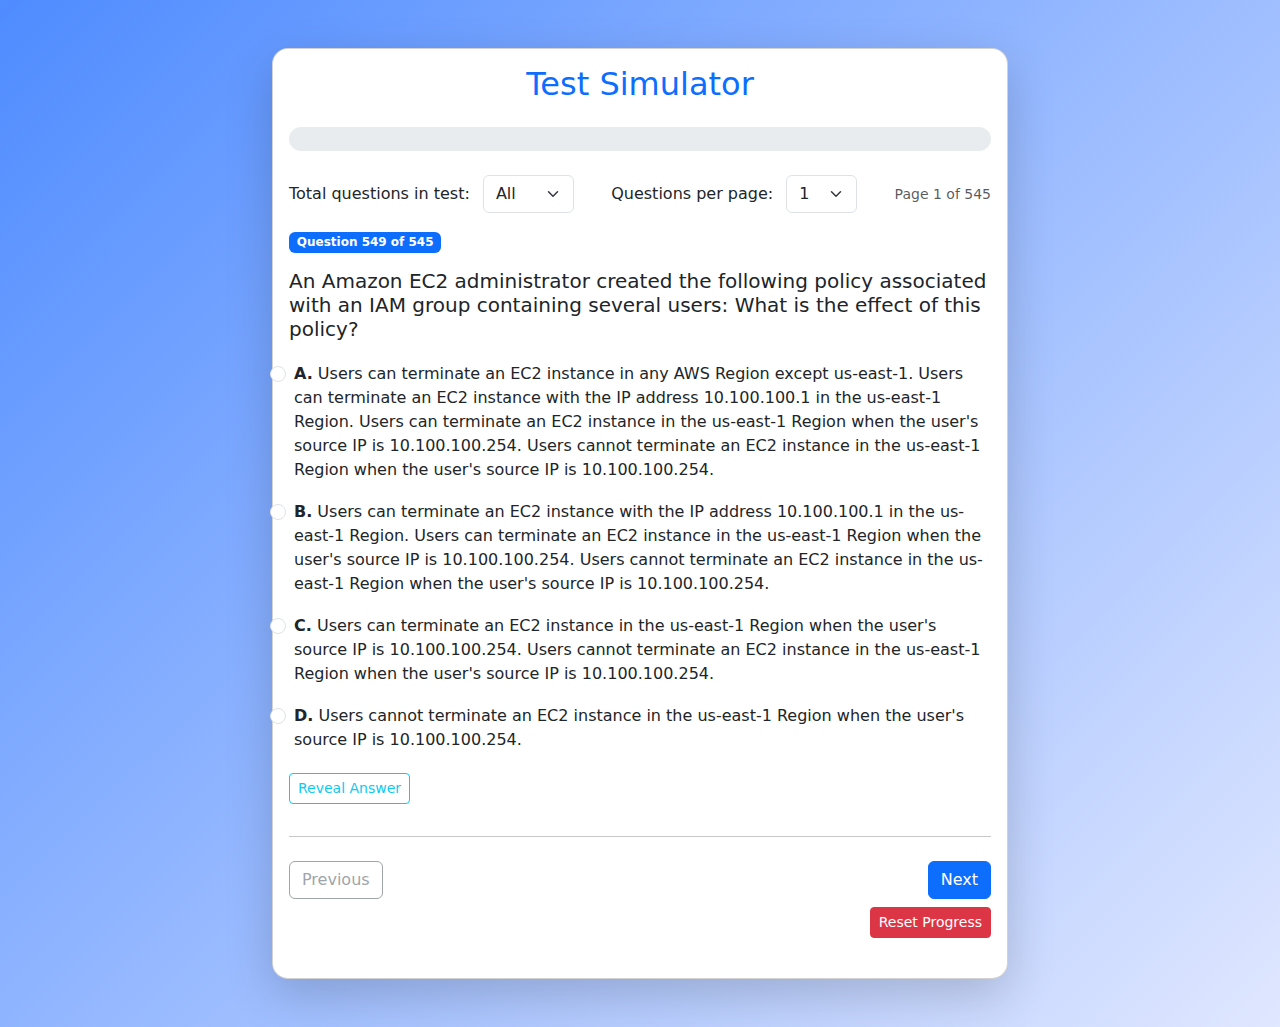
<file: index.html>
<!DOCTYPE html>
<html lang="en">
<head>
  <meta charset="UTF-8">
  <meta name="viewport" content="width=device-width, initial-scale=1.0">
  <title>Test Simulator</title>
  <link href="https://cdn.jsdelivr.net/npm/bootstrap@5.3.0/dist/css/bootstrap.min.css" rel="stylesheet">
  <link rel="stylesheet" href="style.css">
</head>
<body>
  <div class="container py-5">
    <div class="row justify-content-center">
      <div class="col-lg-8 col-md-10">
        <div class="card shadow-lg">
          <div class="card-body">
            <h2 class="mb-4 text-center text-primary">Test Simulator</h2>
            <div class="mb-4">
              <div class="progress" style="height: 24px;">
                <div id="progress-bar" class="progress-bar bg-success" role="progressbar" style="width: 0%">0%</div>
              </div>
            </div>
            <div class="mb-3 d-flex justify-content-between align-items-center">
              <div>
                <label for="total-questions" class="form-label mb-0 me-2">Total questions in test:</label>
                <select id="total-questions" class="form-select d-inline-block w-auto">
                  <option value="10">10</option>
                  <option value="20">20</option>
                  <option value="30">30</option>
                  <option value="50">50</option>
                  <option value="100">100</option>
                  <option value="200">200</option>
                  <option value="500">500</option>
                  <option value="1000">1000</option>
                  <option value="all">All</option>
                </select>
              </div>
              <div>
                <label for="questions-per-page" class="form-label mb-0 me-2">Questions per page:</label>
                <select id="questions-per-page" class="form-select d-inline-block w-auto">
                  <option value="1">1</option>
                  <option value="2">2</option>
                  <option value="5">5</option>
                  <option value="10">10</option>
                  <option value="20">20</option>
                </select>
              </div>
              <div id="page-indicator" class="text-muted small"></div>
            </div>
            <div id="quiz-container"></div>
            <div class="d-flex justify-content-between align-items-center mt-4">
              <button id="prev-btn" class="btn btn-outline-secondary" disabled>Previous</button>
              <button id="next-btn" class="btn btn-primary">Next</button>
              <button id="submit-btn" class="btn btn-success d-none">Submit</button>
            </div>
            <div class="d-flex justify-content-end mt-2">
              <button id="reset-btn" class="btn btn-danger btn-sm">Reset Progress</button>
            </div>
            <div id="result-container" class="mt-4"></div>
          </div>
        </div>
      </div>
    </div>
  </div>
  <script src="https://cdn.jsdelivr.net/npm/bootstrap@5.3.0/dist/js/bootstrap.bundle.min.js"></script>
  <script src="app.js"></script>
</body>
</html>
</file>
<file: style.css>
body {
  background: linear-gradient(135deg, #4f8cff 0%, #e0e7ff 100%);
  min-height: 100vh;
}
.card {
  border-radius: 1rem;
  box-shadow: 0 8px 32px 0 rgba(31, 38, 135, 0.15);
}
#quiz-container {
  min-height: 220px;
}
.option-label {
  cursor: pointer;
}
.form-check-input:checked + .form-check-label {
  font-weight: bold;
  color: #0d6efd;
}
.form-check-label {
  cursor: pointer;
  transition: color 0.2s;
}
.form-check-input:focus {
  box-shadow: 0 0 0 0.2rem rgba(13,110,253,.25);
}
#result-container {
  font-size: 1.1rem;
}
.progress {
  background: #e9ecef;
  border-radius: 1rem;
  overflow: hidden;
}
.progress-bar {
  font-weight: 500;
  font-size: 1rem;
}
@media (max-width: 576px) {
  .card-body { padding: 1rem; }
  h2 { font-size: 1.5rem; }
}
</file>
